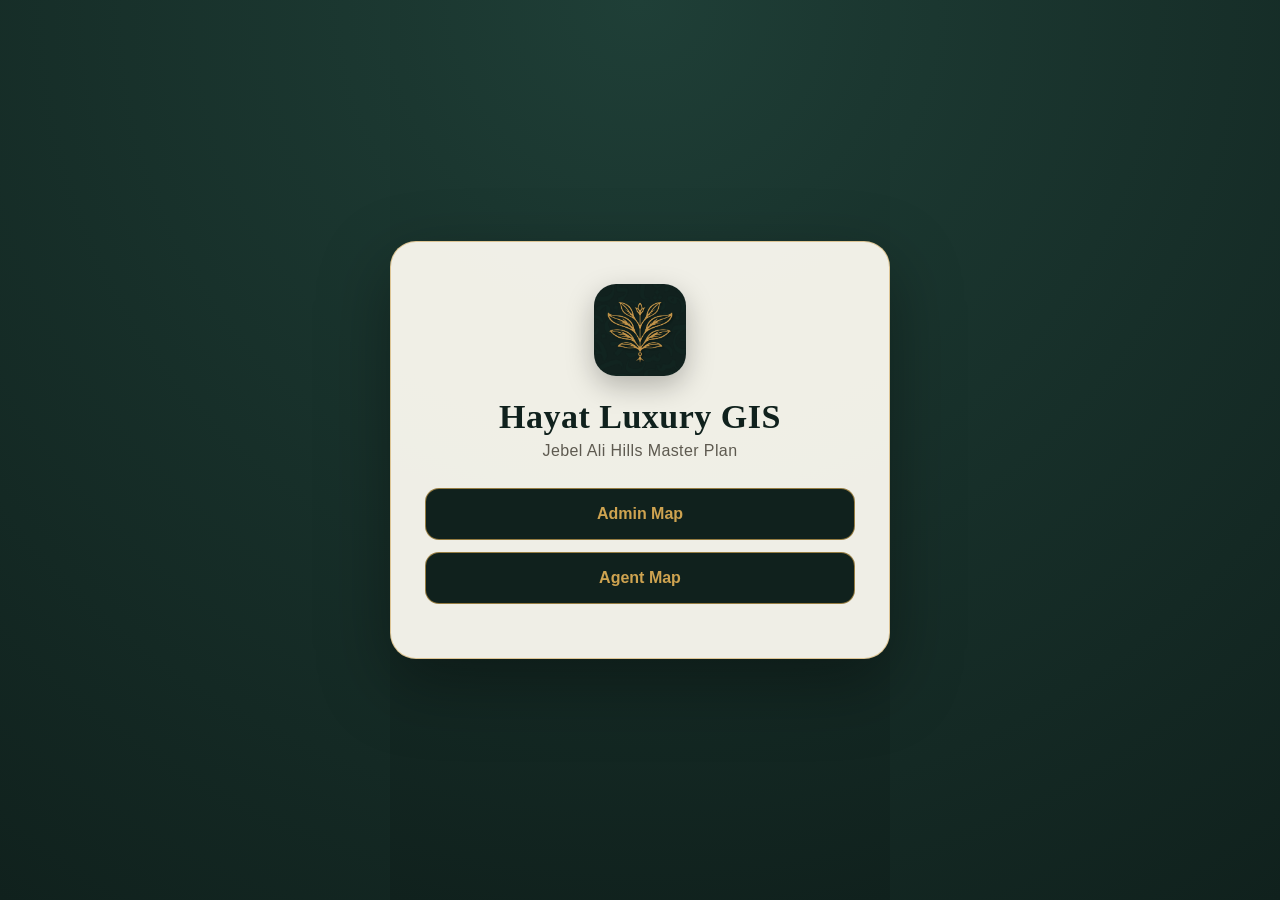
<file: index.html>
<!doctype html><html><head><meta charset="utf-8"><meta name="viewport" content="width=device-width, initial-scale=1"><title>Hayat Luxury GIS</title><link rel="stylesheet" href="css/index.css"/></head><body><main class="card"><img class="logo" src="[data-uri]" alt="Hayat Luxury"><h1>Hayat Luxury GIS</h1><p>Jebel Ali Hills Master Plan</p><a href="admin.html">Admin Map</a><a href="agent.html">Agent Map</a></main></body></html>
</file>
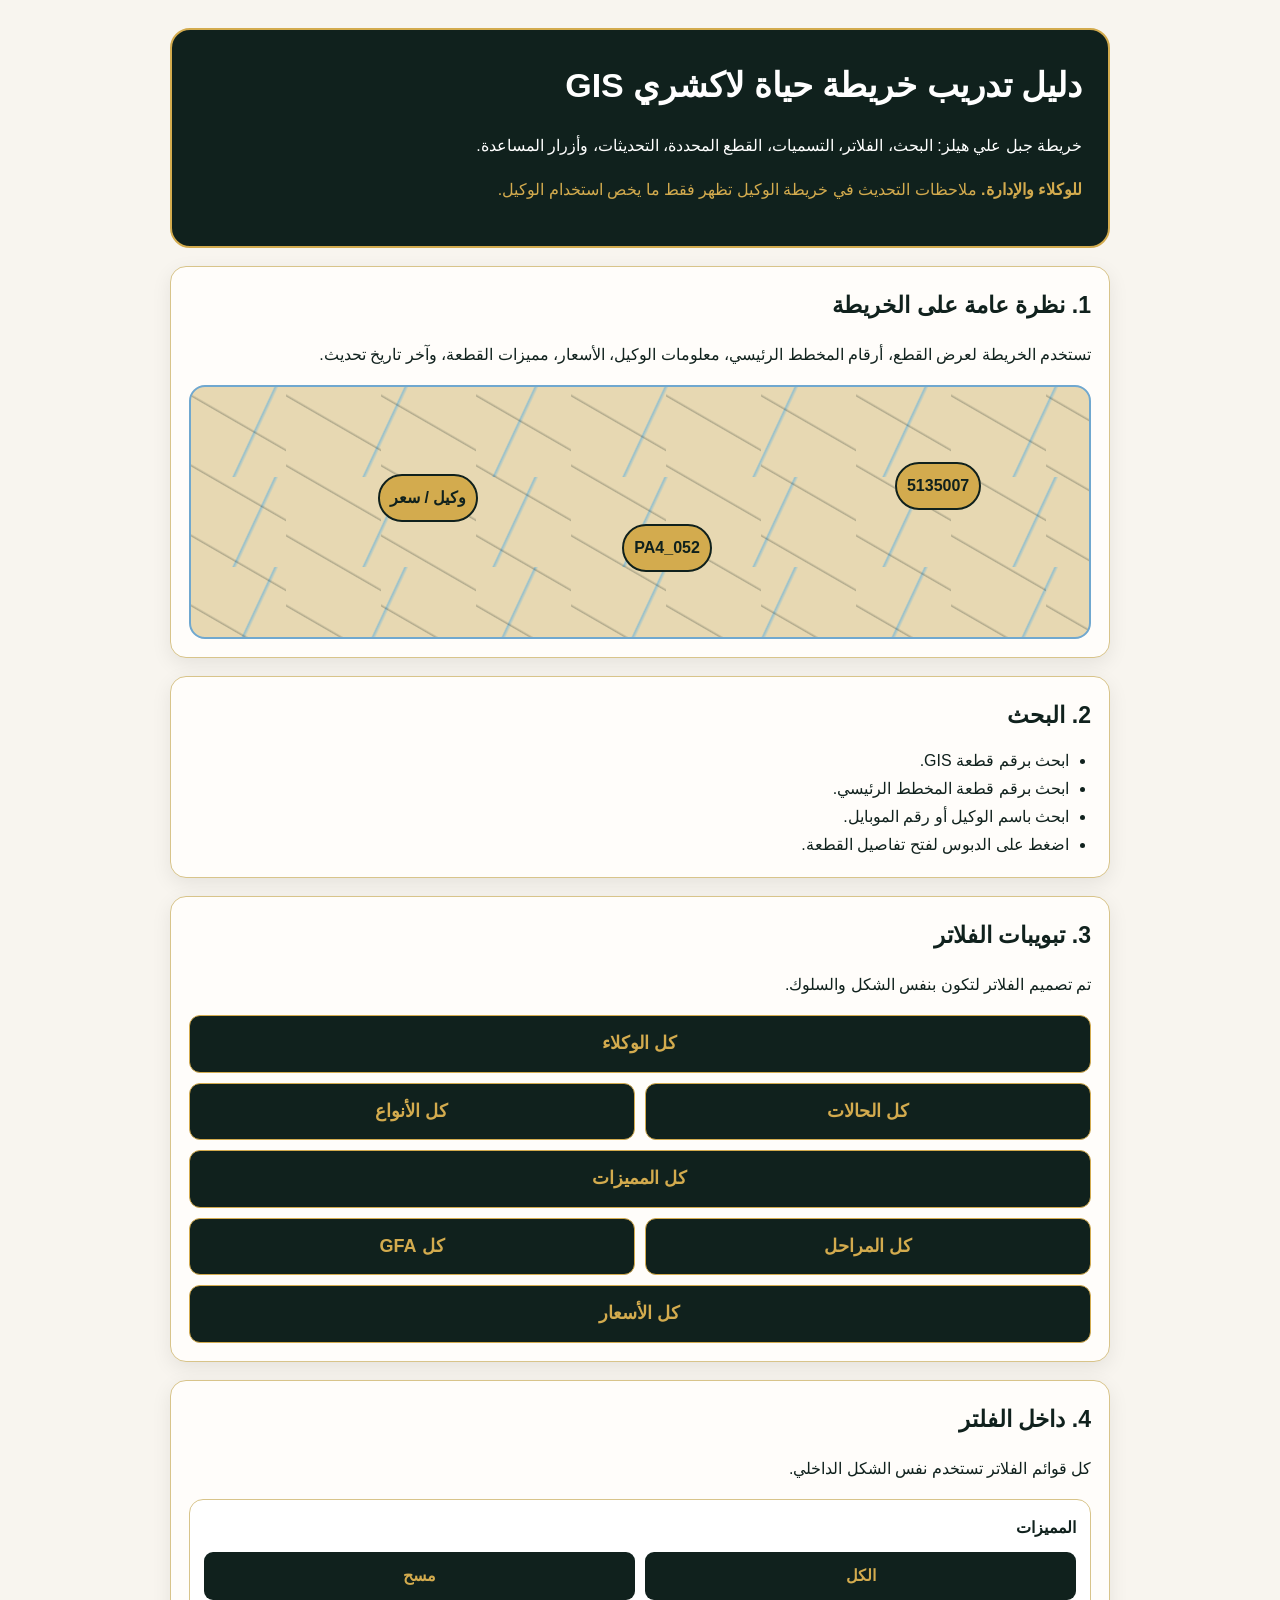
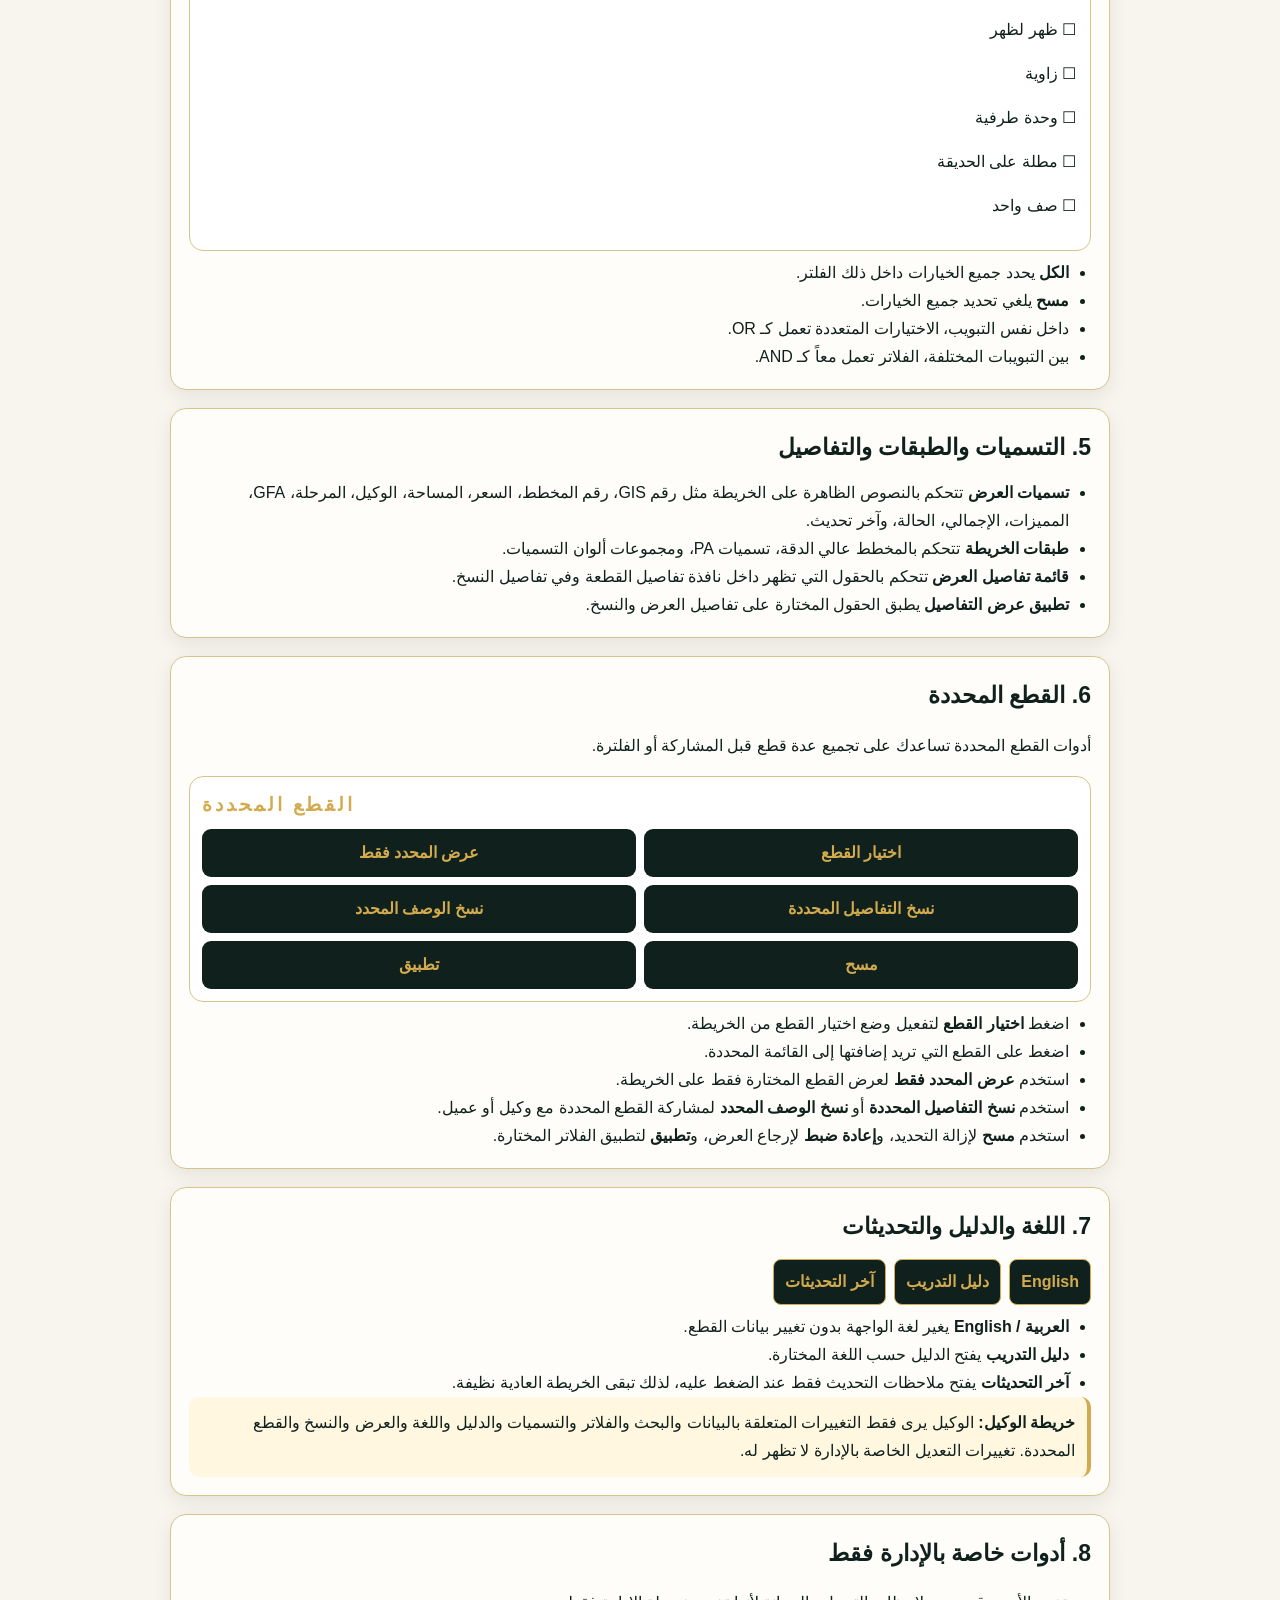
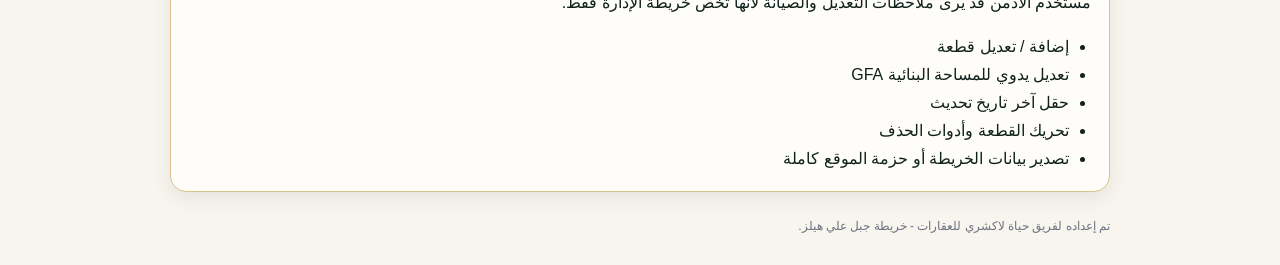
<file: Hayat_GIS_Training_Guide_AR.html>
<!doctype html><html lang="ar" dir="rtl"><head><meta charset="utf-8"><meta name="viewport" content="width=device-width,initial-scale=1"><title>دليل تدريب خريطة حياة GIS</title><style>body{margin:0;background:#f8f5ef;color:#10211d;font-family:Arial,'Tahoma',sans-serif;line-height:1.75;text-align:right}.wrap{max-width:940px;margin:auto;padding:28px 18px}.hero{background:#10211d;color:#fff;border-radius:20px;padding:26px;border:2px solid #d3ab4e}.gold{color:#d3ab4e}.card{background:#fffdfa;border:1.5px solid #d8c48a;border-radius:16px;padding:18px;margin:18px 0;box-shadow:0 6px 20px rgba(0,0,0,.08)}h1{margin:0 0 8px;font-size:34px}h2{margin:0 0 12px;font-size:23px}ul{margin:8px 0 0;padding-right:22px}.mock{background:#e7d8b2;border:2px solid #70a8cf;border-radius:16px;min-height:250px;position:relative;overflow:hidden;margin-top:12px}.mock:before{content:"";position:absolute;inset:0;background:linear-gradient(30deg,transparent 48%,rgba(16,33,29,.25) 49%,transparent 51%),linear-gradient(115deg,transparent 48%,rgba(0,150,255,.35) 49%,transparent 51%);background-size:95px 70px,130px 90px}.pin{position:absolute;background:#d3ab4e;color:#10211d;border:2px solid #10211d;border-radius:999px;padding:8px 10px;font-weight:800}.p1{right:12%;top:30%}.p2{right:42%;top:55%}.p3{right:68%;top:35%}.filters{display:grid;grid-template-columns:1fr 1fr;gap:10px}.tab{background:#10211d;color:#d3ab4e;border:1.5px solid #d3ab4e;border-radius:11px;padding:12px 14px;font-size:18px;font-weight:900;text-align:center}.wide{grid-column:1/-1}.menu{background:#fff;border:1px solid #d8c48a;border-radius:14px;padding:14px;margin-top:12px}.btns{display:grid;grid-template-columns:1fr 1fr;gap:10px;margin:10px 0}.btn{background:#10211d;color:#d3ab4e;border-radius:9px;padding:10px;text-align:center;font-weight:900}.toolbar{display:flex;flex-wrap:wrap;gap:8px}.tool{background:#10211d;color:#d3ab4e;border:1px solid #d3ab4e;border-radius:8px;padding:8px 11px;font-weight:900}.selected{display:grid;grid-template-columns:1fr 1fr;gap:8px;background:#fff;border:1px solid #d8c48a;border-radius:14px;padding:12px}.selected h3{grid-column:1/-1;margin:0;color:#d3ab4e;letter-spacing:3px;text-align:left}.note{background:#fff7df;border-right:4px solid #d3ab4e;padding:12px;border-radius:10px}.footer{color:#6b7280;font-size:12px;margin-top:24px}@media(max-width:700px){.filters,.selected{grid-template-columns:1fr}.tab{font-size:16px}h1{font-size:28px}}</style></head><body><main class="wrap"><section class="hero"><h1>دليل تدريب خريطة حياة لاكشري GIS</h1><p>خريطة جبل علي هيلز: البحث، الفلاتر، التسميات، القطع المحددة، التحديثات، وأزرار المساعدة.</p><p class="gold"><b>للوكلاء والإدارة.</b> ملاحظات التحديث في خريطة الوكيل تظهر فقط ما يخص استخدام الوكيل.</p></section><section class="card"><h2>1. نظرة عامة على الخريطة</h2><p>تستخدم الخريطة لعرض القطع، أرقام المخطط الرئيسي، معلومات الوكيل، الأسعار، مميزات القطعة، وآخر تاريخ تحديث.</p><div class="mock"><div class="pin p1">5135007</div><div class="pin p2">PA4_052</div><div class="pin p3">وكيل / سعر</div></div></section><section class="card"><h2>2. البحث</h2><ul><li>ابحث برقم قطعة GIS.</li><li>ابحث برقم قطعة المخطط الرئيسي.</li><li>ابحث باسم الوكيل أو رقم الموبايل.</li><li>اضغط على الدبوس لفتح تفاصيل القطعة.</li></ul></section><section class="card"><h2>3. تبويبات الفلاتر</h2><p>تم تصميم الفلاتر لتكون بنفس الشكل والسلوك.</p><div class="filters"><div class="tab wide">كل الوكلاء</div><div class="tab">كل الحالات</div><div class="tab">كل الأنواع</div><div class="tab wide">كل المميزات</div><div class="tab">كل المراحل</div><div class="tab">كل GFA</div><div class="tab wide">كل الأسعار</div></div></section><section class="card"><h2>4. داخل الفلتر</h2><p>كل قوائم الفلاتر تستخدم نفس الشكل الداخلي.</p><div class="menu"><b>المميزات</b><div class="btns"><div class="btn">الكل</div><div class="btn">مسح</div></div><p>☐ ظهر لظهر</p><p>☐ زاوية</p><p>☐ وحدة طرفية</p><p>☐ مطلة على الحديقة</p><p>☐ صف واحد</p></div><ul><li><b>الكل</b> يحدد جميع الخيارات داخل ذلك الفلتر.</li><li><b>مسح</b> يلغي تحديد جميع الخيارات.</li><li>داخل نفس التبويب، الاختيارات المتعددة تعمل كـ OR.</li><li>بين التبويبات المختلفة، الفلاتر تعمل معاً كـ AND.</li></ul></section><section class="card"><h2>5. التسميات والطبقات والتفاصيل</h2><ul><li><b>تسميات العرض</b> تتحكم بالنصوص الظاهرة على الخريطة مثل رقم GIS، رقم المخطط، السعر، المساحة، الوكيل، المرحلة، GFA، المميزات، الإجمالي، الحالة، وآخر تحديث.</li><li><b>طبقات الخريطة</b> تتحكم بالمخطط عالي الدقة، تسميات PA، ومجموعات ألوان التسميات.</li><li><b>قائمة تفاصيل العرض</b> تتحكم بالحقول التي تظهر داخل نافذة تفاصيل القطعة وفي تفاصيل النسخ.</li><li><b>تطبيق عرض التفاصيل</b> يطبق الحقول المختارة على تفاصيل العرض والنسخ.</li></ul></section><section class="card"><h2>6. القطع المحددة</h2><p>أدوات القطع المحددة تساعدك على تجميع عدة قطع قبل المشاركة أو الفلترة.</p><div class="selected"><h3>القطع المحددة</h3><div class="btn">اختيار القطع</div><div class="btn">عرض المحدد فقط</div><div class="btn">نسخ التفاصيل المحددة</div><div class="btn">نسخ الوصف المحدد</div><div class="btn">مسح</div><div class="btn">تطبيق</div></div><ul><li>اضغط <b>اختيار القطع</b> لتفعيل وضع اختيار القطع من الخريطة.</li><li>اضغط على القطع التي تريد إضافتها إلى القائمة المحددة.</li><li>استخدم <b>عرض المحدد فقط</b> لعرض القطع المختارة فقط على الخريطة.</li><li>استخدم <b>نسخ التفاصيل المحددة</b> أو <b>نسخ الوصف المحدد</b> لمشاركة القطع المحددة مع وكيل أو عميل.</li><li>استخدم <b>مسح</b> لإزالة التحديد، و<b>إعادة ضبط</b> لإرجاع العرض، و<b>تطبيق</b> لتطبيق الفلاتر المختارة.</li></ul></section><section class="card"><h2>7. اللغة والدليل والتحديثات</h2><div class="toolbar"><div class="tool">English</div><div class="tool">دليل التدريب</div><div class="tool">آخر التحديثات</div></div><ul><li><b>العربية / English</b> يغير لغة الواجهة بدون تغيير بيانات القطع.</li><li><b>دليل التدريب</b> يفتح الدليل حسب اللغة المختارة.</li><li><b>آخر التحديثات</b> يفتح ملاحظات التحديث فقط عند الضغط عليه، لذلك تبقى الخريطة العادية نظيفة.</li></ul><div class="note"><b>خريطة الوكيل:</b> الوكيل يرى فقط التغييرات المتعلقة بالبيانات والبحث والفلاتر والتسميات والدليل واللغة والعرض والنسخ والقطع المحددة. تغييرات التعديل الخاصة بالإدارة لا تظهر له.</div></section><section class="card"><h2>8. أدوات خاصة بالإدارة فقط</h2><p>مستخدم الأدمن قد يرى ملاحظات التعديل والصيانة لأنها تخص خريطة الإدارة فقط.</p><ul><li>إضافة / تعديل قطعة</li><li>تعديل يدوي للمساحة البنائية GFA</li><li>حقل آخر تاريخ تحديث</li><li>تحريك القطعة وأدوات الحذف</li><li>تصدير بيانات الخريطة أو حزمة الموقع كاملة</li></ul></section><div class="footer">تم إعداده لفريق حياة لاكشري للعقارات - خريطة جبل علي هيلز.</div></main></body></html>
</file>
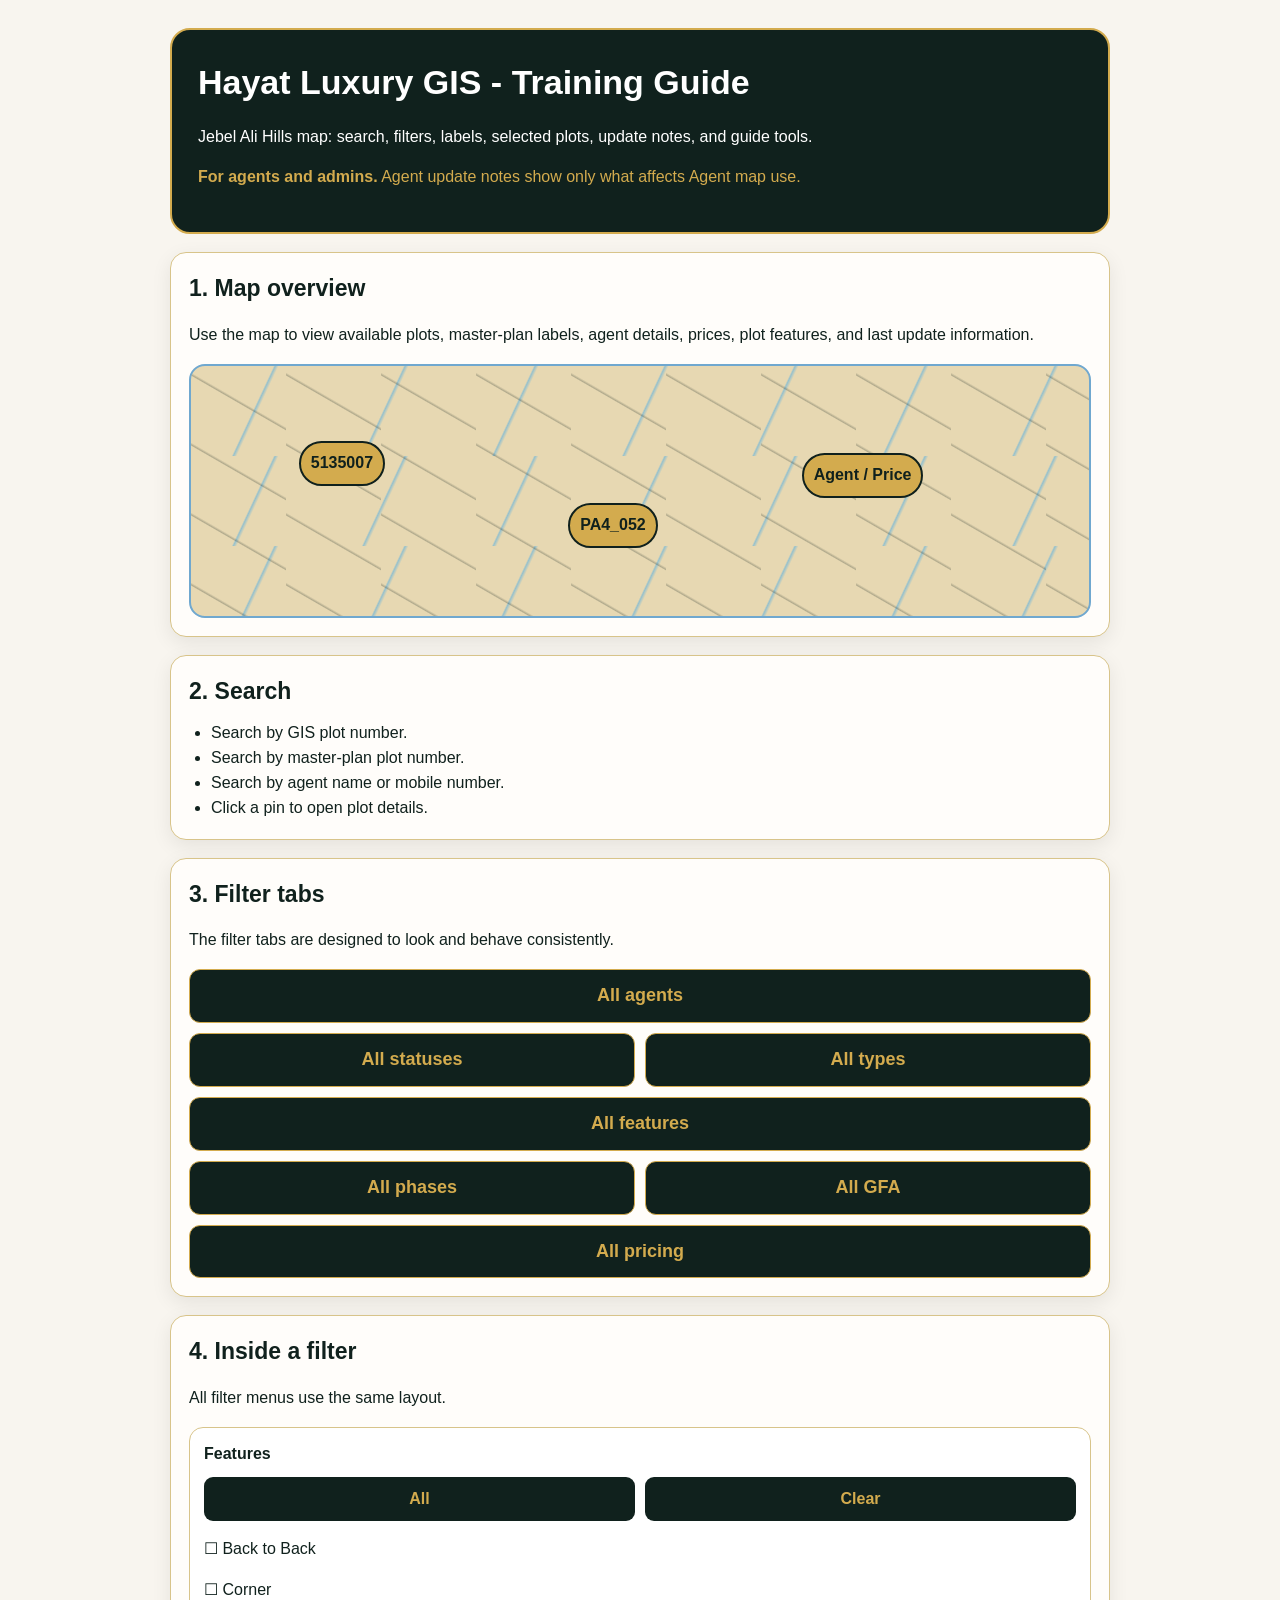
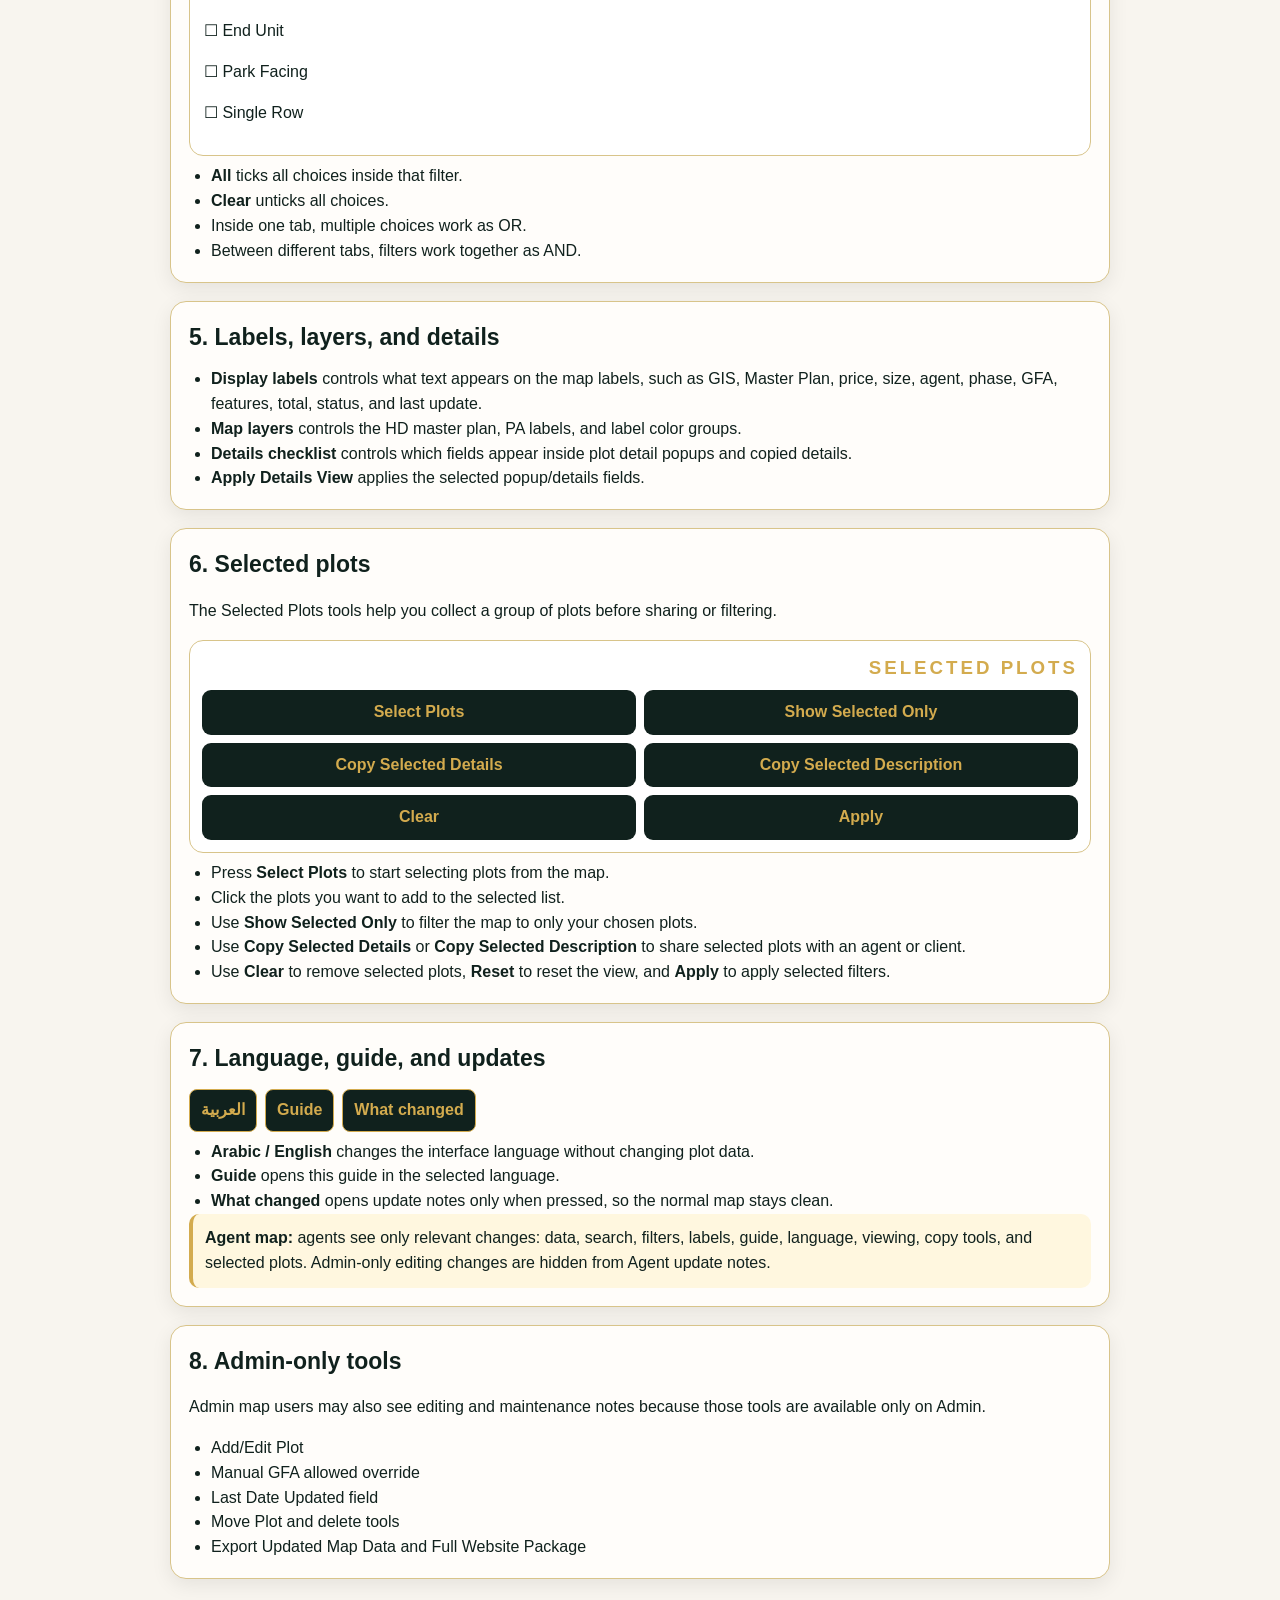
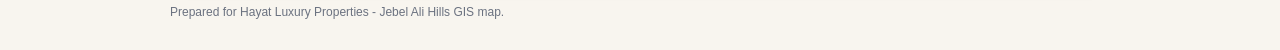
<file: Hayat_GIS_Training_Guide_EN.html>
<!doctype html><html lang="en" dir="ltr"><head><meta charset="utf-8"><meta name="viewport" content="width=device-width,initial-scale=1"><title>Hayat GIS Training Guide</title><style>body{margin:0;background:#f8f5ef;color:#10211d;font-family:Arial,Helvetica,sans-serif;line-height:1.55}.wrap{max-width:940px;margin:auto;padding:28px 18px}.hero{background:#10211d;color:#fff;border-radius:20px;padding:26px;border:2px solid #d3ab4e}.gold{color:#d3ab4e}.card{background:#fffdfa;border:1.5px solid #d8c48a;border-radius:16px;padding:18px;margin:18px 0;box-shadow:0 6px 20px rgba(0,0,0,.08)}h1{margin:0 0 8px;font-size:34px}h2{margin:0 0 12px;font-size:23px}ul{margin:8px 0 0;padding-left:22px}.mock{background:#e7d8b2;border:2px solid #70a8cf;border-radius:16px;min-height:250px;position:relative;overflow:hidden;margin-top:12px}.mock:before{content:"";position:absolute;inset:0;background:linear-gradient(30deg,transparent 48%,rgba(16,33,29,.25) 49%,transparent 51%),linear-gradient(115deg,transparent 48%,rgba(0,150,255,.35) 49%,transparent 51%);background-size:95px 70px,130px 90px}.pin{position:absolute;background:#d3ab4e;color:#10211d;border:2px solid #10211d;border-radius:999px;padding:8px 10px;font-weight:800}.p1{left:12%;top:30%}.p2{left:42%;top:55%}.p3{left:68%;top:35%}.filters{display:grid;grid-template-columns:1fr 1fr;gap:10px}.tab{background:#10211d;color:#d3ab4e;border:1.5px solid #d3ab4e;border-radius:11px;padding:12px 14px;font-size:18px;font-weight:900;text-align:center}.wide{grid-column:1/-1}.menu{background:#fff;border:1px solid #d8c48a;border-radius:14px;padding:14px;margin-top:12px}.btns{display:grid;grid-template-columns:1fr 1fr;gap:10px;margin:10px 0}.btn{background:#10211d;color:#d3ab4e;border-radius:9px;padding:10px;text-align:center;font-weight:900}.toolbar{display:flex;flex-wrap:wrap;gap:8px}.tool{background:#10211d;color:#d3ab4e;border:1px solid #d3ab4e;border-radius:8px;padding:8px 11px;font-weight:900}.selected{display:grid;grid-template-columns:1fr 1fr;gap:8px;background:#fff;border:1px solid #d8c48a;border-radius:14px;padding:12px}.selected h3{grid-column:1/-1;margin:0;color:#d3ab4e;letter-spacing:3px;text-align:right}.note{background:#fff7df;border-left:4px solid #d3ab4e;padding:12px;border-radius:10px}.footer{color:#6b7280;font-size:12px;margin-top:24px}@media(max-width:700px){.filters,.selected{grid-template-columns:1fr}.tab{font-size:16px}h1{font-size:28px}}</style></head><body><main class="wrap"><section class="hero"><h1>Hayat Luxury GIS - Training Guide</h1><p>Jebel Ali Hills map: search, filters, labels, selected plots, update notes, and guide tools.</p><p class="gold"><b>For agents and admins.</b> Agent update notes show only what affects Agent map use.</p></section><section class="card"><h2>1. Map overview</h2><p>Use the map to view available plots, master-plan labels, agent details, prices, plot features, and last update information.</p><div class="mock"><div class="pin p1">5135007</div><div class="pin p2">PA4_052</div><div class="pin p3">Agent / Price</div></div></section><section class="card"><h2>2. Search</h2><ul><li>Search by GIS plot number.</li><li>Search by master-plan plot number.</li><li>Search by agent name or mobile number.</li><li>Click a pin to open plot details.</li></ul></section><section class="card"><h2>3. Filter tabs</h2><p>The filter tabs are designed to look and behave consistently.</p><div class="filters"><div class="tab wide">All agents</div><div class="tab">All statuses</div><div class="tab">All types</div><div class="tab wide">All features</div><div class="tab">All phases</div><div class="tab">All GFA</div><div class="tab wide">All pricing</div></div></section><section class="card"><h2>4. Inside a filter</h2><p>All filter menus use the same layout.</p><div class="menu"><b>Features</b><div class="btns"><div class="btn">All</div><div class="btn">Clear</div></div><p>☐ Back to Back</p><p>☐ Corner</p><p>☐ End Unit</p><p>☐ Park Facing</p><p>☐ Single Row</p></div><ul><li><b>All</b> ticks all choices inside that filter.</li><li><b>Clear</b> unticks all choices.</li><li>Inside one tab, multiple choices work as OR.</li><li>Between different tabs, filters work together as AND.</li></ul></section><section class="card"><h2>5. Labels, layers, and details</h2><ul><li><b>Display labels</b> controls what text appears on the map labels, such as GIS, Master Plan, price, size, agent, phase, GFA, features, total, status, and last update.</li><li><b>Map layers</b> controls the HD master plan, PA labels, and label color groups.</li><li><b>Details checklist</b> controls which fields appear inside plot detail popups and copied details.</li><li><b>Apply Details View</b> applies the selected popup/details fields.</li></ul></section><section class="card"><h2>6. Selected plots</h2><p>The Selected Plots tools help you collect a group of plots before sharing or filtering.</p><div class="selected"><h3>SELECTED PLOTS</h3><div class="btn">Select Plots</div><div class="btn">Show Selected Only</div><div class="btn">Copy Selected Details</div><div class="btn">Copy Selected Description</div><div class="btn">Clear</div><div class="btn">Apply</div></div><ul><li>Press <b>Select Plots</b> to start selecting plots from the map.</li><li>Click the plots you want to add to the selected list.</li><li>Use <b>Show Selected Only</b> to filter the map to only your chosen plots.</li><li>Use <b>Copy Selected Details</b> or <b>Copy Selected Description</b> to share selected plots with an agent or client.</li><li>Use <b>Clear</b> to remove selected plots, <b>Reset</b> to reset the view, and <b>Apply</b> to apply selected filters.</li></ul></section><section class="card"><h2>7. Language, guide, and updates</h2><div class="toolbar"><div class="tool">العربية</div><div class="tool">Guide</div><div class="tool">What changed</div></div><ul><li><b>Arabic / English</b> changes the interface language without changing plot data.</li><li><b>Guide</b> opens this guide in the selected language.</li><li><b>What changed</b> opens update notes only when pressed, so the normal map stays clean.</li></ul><div class="note"><b>Agent map:</b> agents see only relevant changes: data, search, filters, labels, guide, language, viewing, copy tools, and selected plots. Admin-only editing changes are hidden from Agent update notes.</div></section><section class="card"><h2>8. Admin-only tools</h2><p>Admin map users may also see editing and maintenance notes because those tools are available only on Admin.</p><ul><li>Add/Edit Plot</li><li>Manual GFA allowed override</li><li>Last Date Updated field</li><li>Move Plot and delete tools</li><li>Export Updated Map Data and Full Website Package</li></ul></section><div class="footer">Prepared for Hayat Luxury Properties - Jebel Ali Hills GIS map.</div></main></body></html>
</file>
<file: css/index.css>
:root{--hayat-emerald:#10211D;--hayat-emerald-2:#1F3F37;--hayat-gold:#CEA350;--hayat-cream:#F9F7EF;}
html,body{height:100%;margin:0;font-family:"Red Hat Display",Arial,sans-serif;background:radial-gradient(circle at top,var(--hayat-emerald-2),var(--hayat-emerald));color:var(--hayat-cream);display:flex;align-items:center;justify-content:center;}
.card{width:430px;max-width:calc(100vw - 40px);text-align:center;background:rgba(249,247,239,.96);color:#10211D;border:1px solid rgba(206,163,80,.55);border-radius:26px;padding:42px 34px;box-shadow:0 25px 70px rgba(0,0,0,.35)}
.logo{width:92px;height:92px;border-radius:22px;object-fit:cover;margin-bottom:18px;box-shadow:0 10px 28px rgba(0,0,0,.25)}
h1{font-family:Georgia,serif;font-size:34px;margin:0 0 6px;letter-spacing:.5px}p{margin:0 0 28px;color:#5e5a50;letter-spacing:.4px}a{display:block;text-decoration:none;background:#10211D;color:#CEA350;border:1px solid rgba(206,163,80,.7);border-radius:14px;padding:16px;margin:12px 0;font-weight:800}a:hover{background:#1F3F37}
</file>
